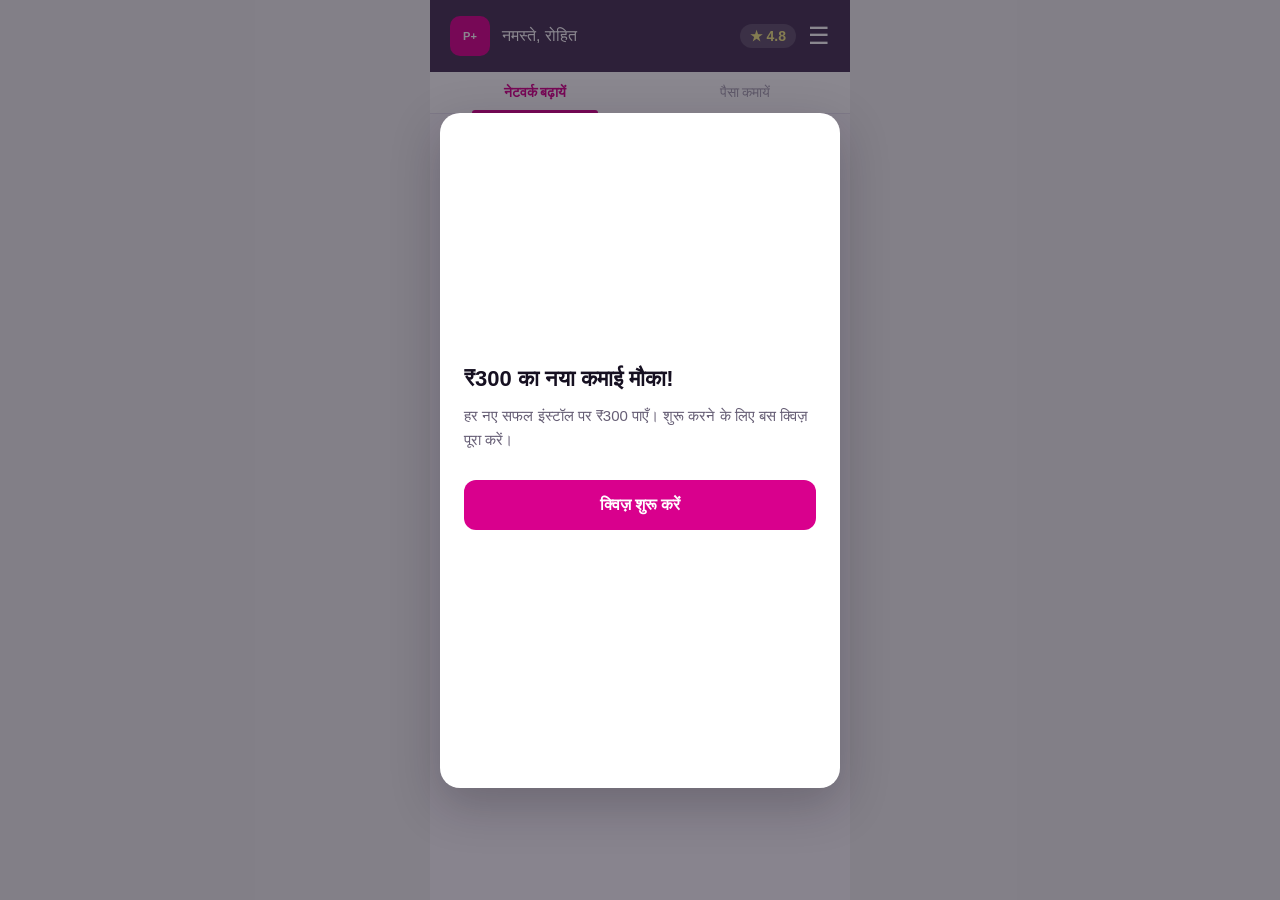
<file: index.html>
<!DOCTYPE html>
<html lang="hi">
<head>
  <meta charset="UTF-8">
  <meta name="viewport" content="width=device-width, initial-scale=1.0, maximum-scale=1.0, user-scalable=no">
  <title>Wiom Partner — PayG Quiz</title>
  <link rel="stylesheet" href="styles.css">
</head>
<body>

<div id="app">

  <!-- ======== Home Screen (always visible) ======== -->
  <div id="screen-home" class="screen active">
    <div class="home-header">
      <div class="home-header-left">
        <div class="partner-icon">P+</div>
        <div class="home-greeting">नमस्ते, रोहित</div>
      </div>
      <div class="home-header-right">
        <div class="rating-badge">&#9733; 4.8</div>
        <div class="menu-icon">&#9776;</div>
      </div>
    </div>

    <div class="home-tabs">
      <div class="home-tab active">नेटवर्क बढ़ायें</div>
      <div class="home-tab">पैसा कमायें</div>
    </div>

    <div class="home-content">
      <div class="booking-card">
        <div>
          <div class="booking-count">08</div>
          <div class="booking-avatars">
            <div class="avatar-dot"></div>
            <div class="avatar-dot"></div>
            <div class="avatar-dot"></div>
            <div class="avatar-dot"></div>
          </div>
          <div class="booking-label">कस्टमर प्रतीक्षा कर रहे हैं</div>
        </div>
        <div class="booking-arrow">&rarr;</div>
      </div>

      <div class="home-stat">
        <div class="home-stat-label">कुल एक्टिव कस्टमर</div>
        <div class="home-stat-value">276</div>
      </div>
    </div>
  </div>

  <!-- ======== Full-screen Modal (intro → quiz → success) ======== -->
  <div id="modal-overlay" class="modal-overlay">
    <div class="modal-sheet">

      <!-- Step: Intro -->
      <div id="step-intro" class="modal-step">
        <div class="modal-step-content intro-content">
          <div id="intro-title" class="popup-title">₹300 का नया कमाई मौका!</div>
          <div id="intro-body" class="popup-body">
            हर नए सफल इंस्टॉल पर ₹300 पाएँ। शुरू करने के लिए बस क्विज़ पूरा करें।
          </div>
          <button id="btn-start-quiz" class="btn-primary">क्विज़ शुरू करें</button>
        </div>
      </div>

      <!-- Step: Quiz -->
      <div id="step-quiz" class="modal-step" style="display:none;">
        <div class="quiz-progress-bar">
          <div id="progress-fill" class="quiz-progress-fill" style="width:10%"></div>
        </div>
        <div class="modal-step-content quiz-content">
          <div id="question-counter" class="quiz-counter">1/11</div>
          <div id="question-text" class="quiz-question"></div>
          <div id="options-container" class="quiz-options"></div>
          <div id="feedback-box" class="quiz-feedback"></div>
          <div id="action-box" class="quiz-action"></div>
        </div>
      </div>

      <!-- Step: Success -->
      <div id="step-success" class="modal-step" style="display:none;">
        <div class="modal-step-content success-content">
          <div class="success-badge">
            <div class="badge-inner">
              <span class="badge-icon">PayG</span>
              <span class="badge-label">Certified</span>
            </div>
          </div>

          <div id="success-title" class="success-title">बधाई हो!</div>
          <div id="success-subtitle" class="success-subtitle">
            आपने PayG सिस्टम की सभी बातें समझ ली हैं। अब आपको हर <strong>नए सफल इंस्टॉल</strong> पर मिलेंगे
          </div>
          <div id="success-payout" class="success-payout">&#8377;300 प्रति नया इंस्टॉल</div>
          <div id="success-note" class="success-note">
            ध्यान दें: पुराना नियम (churned कस्टमर पर ₹300) अब लागू नहीं है। यह पेआउट सिर्फ नए इंस्टॉल पर मिलेगा।
          </div>
          <button id="btn-close-modal" class="btn-primary">आगे बढ़ें</button>
        </div>
      </div>

    </div>
  </div>

  <!-- ======== Restart Toast ======== -->
  <div id="restart-toast" class="restart-toast">
    कोई बात नहीं! चलो फिर से शुरू करते हैं
  </div>

</div>

<script src="quiz-data.js?v=3"></script>
<script src="app.js?v=3"></script>
</body>
</html>
</file>
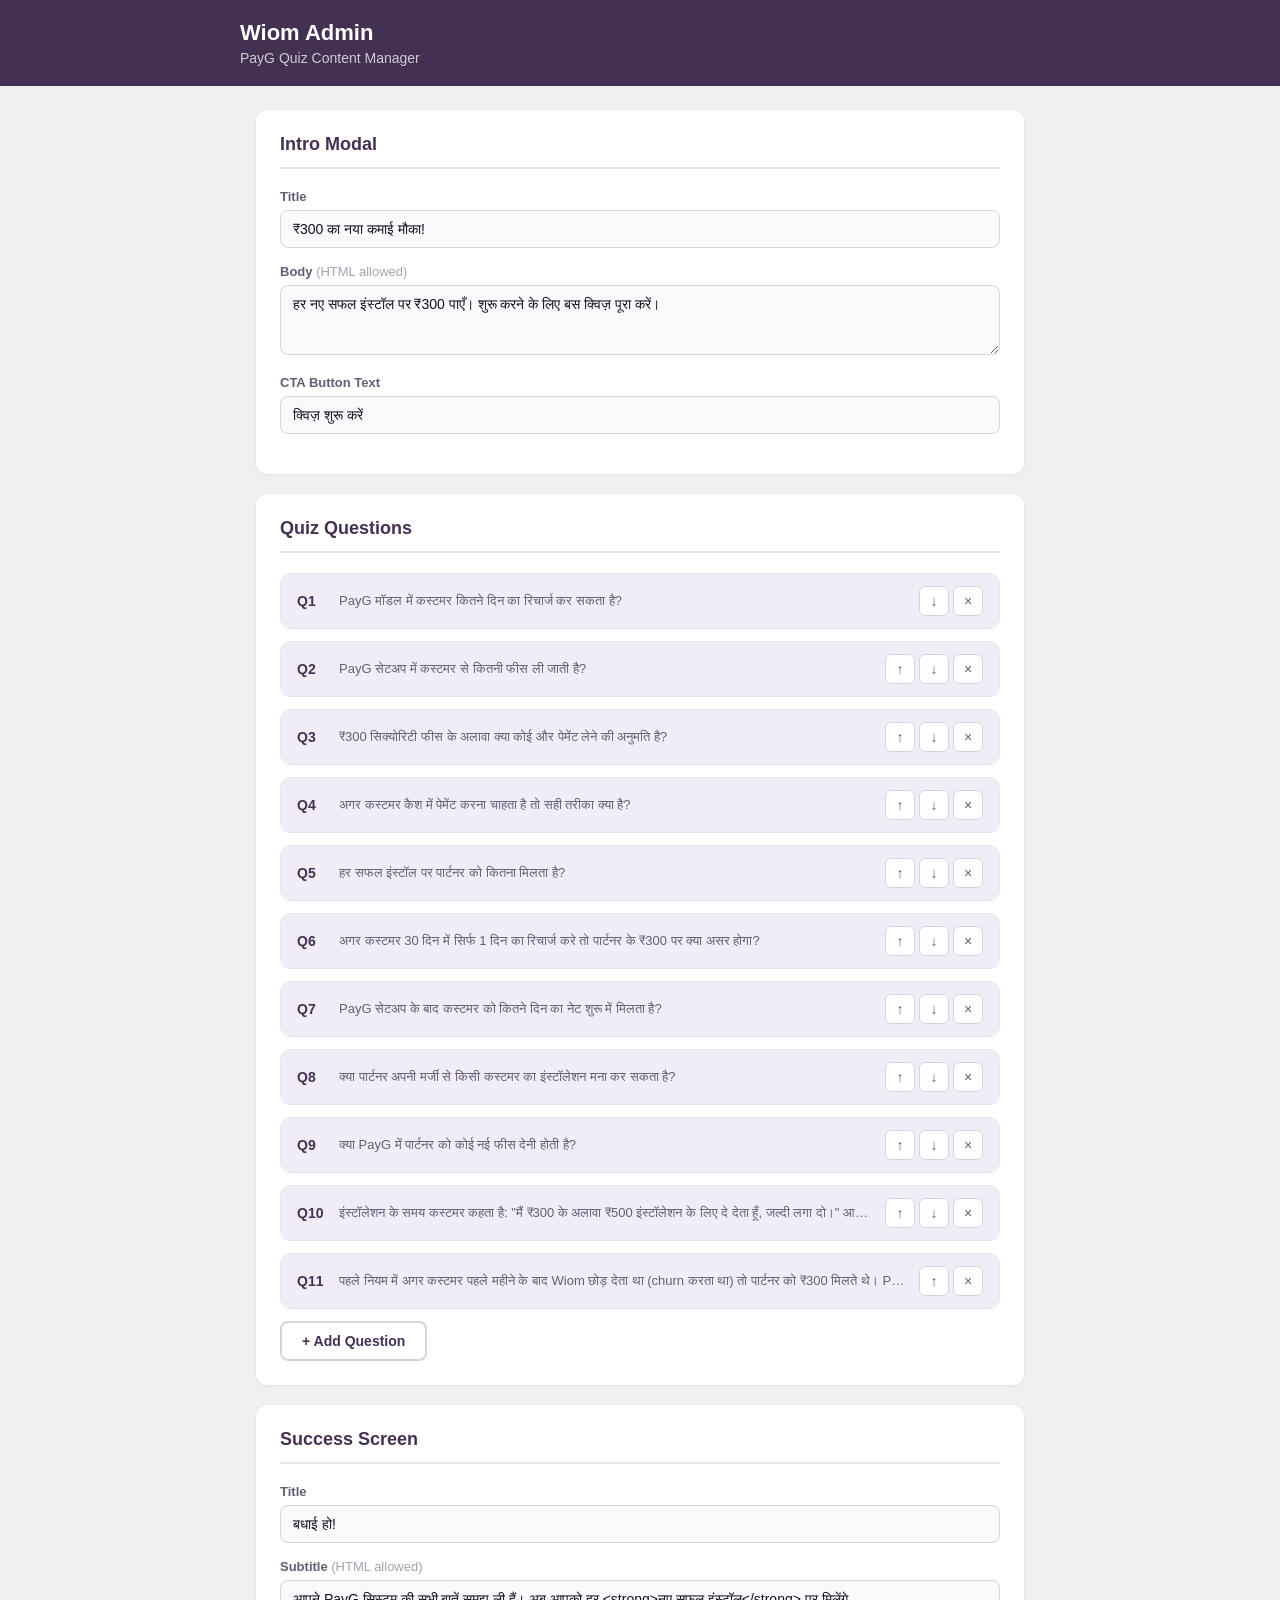
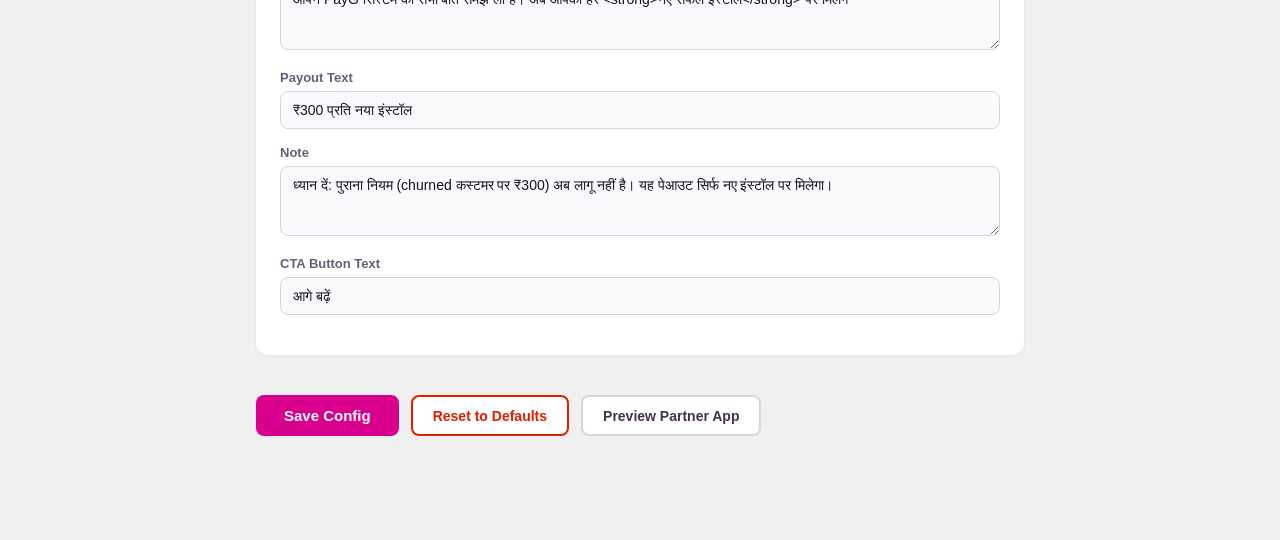
<file: admin.html>
<!DOCTYPE html>
<html lang="en">
<head>
  <meta charset="UTF-8">
  <meta name="viewport" content="width=device-width, initial-scale=1.0">
  <title>Wiom Admin — PayG Quiz Content Manager</title>
  <link rel="stylesheet" href="admin.css">
</head>
<body>

<header class="admin-header">
  <div class="header-inner">
    <div class="header-brand">Wiom Admin</div>
    <div class="header-subtitle">PayG Quiz Content Manager</div>
  </div>
</header>

<main class="admin-main">

  <!-- Intro Modal Editor -->
  <section class="editor-section">
    <h2 class="section-title">Intro Modal</h2>
    <div class="form-group">
      <label for="intro-title">Title</label>
      <input type="text" id="intro-title" class="form-input">
    </div>
    <div class="form-group">
      <label for="intro-body">Body <span class="hint">(HTML allowed)</span></label>
      <textarea id="intro-body" class="form-textarea" rows="3"></textarea>
    </div>
    <div class="form-group">
      <label for="intro-cta">CTA Button Text</label>
      <input type="text" id="intro-cta" class="form-input">
    </div>
  </section>

  <!-- Quiz Editor -->
  <section class="editor-section">
    <h2 class="section-title">Quiz Questions</h2>
    <div id="quiz-list"></div>
    <button id="btn-add-question" class="btn-secondary">+ Add Question</button>
  </section>

  <!-- Success Screen Editor -->
  <section class="editor-section">
    <h2 class="section-title">Success Screen</h2>
    <div class="form-group">
      <label for="success-title">Title</label>
      <input type="text" id="success-title" class="form-input">
    </div>
    <div class="form-group">
      <label for="success-subtitle">Subtitle <span class="hint">(HTML allowed)</span></label>
      <textarea id="success-subtitle" class="form-textarea" rows="3"></textarea>
    </div>
    <div class="form-group">
      <label for="success-payout">Payout Text</label>
      <input type="text" id="success-payout" class="form-input">
    </div>
    <div class="form-group">
      <label for="success-note">Note</label>
      <textarea id="success-note" class="form-textarea" rows="3"></textarea>
    </div>
    <div class="form-group">
      <label for="success-cta">CTA Button Text</label>
      <input type="text" id="success-cta" class="form-input">
    </div>
  </section>

  <!-- Actions -->
  <section class="actions-bar">
    <button id="btn-save" class="btn-primary">Save Config</button>
    <button id="btn-reset" class="btn-danger">Reset to Defaults</button>
    <button id="btn-preview" class="btn-secondary">Preview Partner App</button>
  </section>

  <div id="toast" class="admin-toast"></div>

</main>

<script src="quiz-data.js?v=2"></script>
<script src="admin.js?v=2"></script>
</body>
</html>
</file>
<file: styles.css>
/* === Wiom Design Tokens === */
:root {
  --brand-600: #D9008D;
  --brand-300: #FFB2E4;
  --brand-200: #FFCCED;
  --brand-100: #FFE5F6;
  --secondary: #443152;
  --positive-600: #008043;
  --positive-300: #A5E5C6;
  --positive-100: #E1FAED;
  --negative-600: #E01E00;
  --negative-300: #FFBDB3;
  --negative-100: #FFE9E5;
  --info-600: #6D17CE;
  --info-100: #F1E5FF;
  --neutral-900: #161021;
  --neutral-800: #352D42;
  --neutral-700: #665E75;
  --neutral-500: #A7A1B2;
  --neutral-300: #D7D3E0;
  --neutral-200: #E8E4F0;
  --neutral-100: #F1EDF7;
  --neutral-white: #FAF9FC;
}

* {
  margin: 0;
  padding: 0;
  box-sizing: border-box;
}

body {
  font-family: -apple-system, BlinkMacSystemFont, 'Segoe UI', Roboto, sans-serif;
  background: #f0f0f0;
  display: flex;
  justify-content: center;
  min-height: 100dvh;
  color: var(--neutral-900);
}

#app {
  width: 100%;
  max-width: 420px;
  background: var(--neutral-white);
  min-height: 100dvh;
  position: relative;
  overflow: hidden;
}

.screen {
  display: none;
  min-height: 100dvh;
}

.screen.active {
  display: flex;
  flex-direction: column;
}

/* === Home Screen === */
.home-header {
  background: var(--secondary);
  padding: 16px 20px;
  display: flex;
  align-items: center;
  justify-content: space-between;
}

.home-header-left {
  display: flex;
  align-items: center;
  gap: 12px;
}

.partner-icon {
  width: 40px;
  height: 40px;
  background: var(--brand-600);
  border-radius: 10px;
  display: flex;
  align-items: center;
  justify-content: center;
  color: white;
  font-size: 11px;
  font-weight: 600;
}

.home-greeting {
  color: white;
  font-size: 16px;
  font-weight: 500;
}

.home-header-right {
  display: flex;
  align-items: center;
  gap: 12px;
}

.rating-badge {
  background: rgba(255,255,255,0.15);
  border-radius: 20px;
  padding: 4px 10px;
  color: #F2E983;
  font-size: 14px;
  font-weight: 600;
  display: flex;
  align-items: center;
  gap: 4px;
}

.menu-icon {
  color: white;
  font-size: 24px;
  cursor: pointer;
}

.home-tabs {
  display: flex;
  background: white;
  border-bottom: 1px solid var(--neutral-200);
}

.home-tab {
  flex: 1;
  text-align: center;
  padding: 12px 0;
  font-size: 14px;
  color: var(--neutral-500);
  position: relative;
}

.home-tab.active {
  color: var(--brand-600);
  font-weight: 600;
}

.home-tab.active::after {
  content: '';
  position: absolute;
  bottom: 0;
  left: 20%;
  width: 60%;
  height: 3px;
  background: var(--brand-600);
  border-radius: 3px 3px 0 0;
}

.home-content {
  flex: 1;
  padding: 20px;
}

.booking-card {
  background: var(--brand-100);
  border: 2px solid var(--brand-300);
  border-radius: 16px;
  padding: 20px;
  display: flex;
  justify-content: space-between;
  align-items: center;
}

.booking-count {
  font-size: 48px;
  font-weight: 700;
  color: var(--neutral-900);
}

.booking-avatars {
  display: flex;
  margin: 8px 0;
}

.avatar-dot {
  width: 28px;
  height: 28px;
  border-radius: 50%;
  border: 2px solid white;
  margin-left: -8px;
}

.avatar-dot:first-child { margin-left: 0; background: var(--neutral-500); }
.avatar-dot:nth-child(2) { background: var(--brand-600); }
.avatar-dot:nth-child(3) { background: var(--info-600); }
.avatar-dot:nth-child(4) { background: var(--positive-600); }

.booking-label {
  font-size: 15px;
  font-weight: 600;
  color: var(--neutral-800);
  margin-top: 4px;
}

.booking-arrow {
  width: 48px;
  height: 48px;
  background: var(--brand-600);
  border-radius: 50%;
  display: flex;
  align-items: center;
  justify-content: center;
  color: white;
  font-size: 22px;
}

.home-stat {
  display: flex;
  justify-content: space-between;
  align-items: center;
  padding: 20px 0;
  border-top: 1px solid var(--neutral-200);
  margin-top: 20px;
}

.home-stat-label {
  font-size: 15px;
  color: var(--neutral-700);
}

.home-stat-value {
  font-size: 32px;
  font-weight: 700;
  color: var(--neutral-900);
}

/* === Modal Overlay === */
.modal-overlay {
  display: none;
  position: fixed;
  top: 0;
  left: 0;
  right: 0;
  bottom: 0;
  background: rgba(22, 16, 33, 0.5);
  z-index: 10;
  justify-content: center;
  align-items: center;
  padding: 24px 16px;
}

.modal-overlay.active {
  display: flex;
}

.modal-sheet {
  width: 100%;
  max-width: 400px;
  background: white;
  border-radius: 20px;
  min-height: 75dvh;
  max-height: 90dvh;
  display: flex;
  flex-direction: column;
  box-shadow: 0 16px 48px rgba(22, 16, 33, 0.25);
  opacity: 0;
  transform: scale(0.95);
  animation: modalIn 0.3s ease-out forwards;
}

@keyframes modalIn {
  to { opacity: 1; transform: scale(1); }
}

/* Modal steps */
.modal-step {
  display: flex;
  flex-direction: column;
  flex: 1;
  min-height: 0;
}

.modal-step-content {
  padding: 28px 24px 32px;
  overflow-y: auto;
  flex: 1;
}

/* === Intro step === */
.intro-content {
  display: flex;
  flex-direction: column;
  justify-content: center;
}

.popup-title {
  font-size: 22px;
  font-weight: 700;
  color: var(--neutral-900);
  margin-bottom: 12px;
}

.popup-body {
  font-size: 15px;
  color: var(--neutral-700);
  line-height: 1.6;
  margin-bottom: 28px;
}

.popup-body u {
  color: var(--brand-600);
  text-decoration-color: var(--brand-600);
}

.btn-primary {
  display: block;
  width: 100%;
  padding: 16px;
  background: var(--brand-600);
  color: white;
  border: none;
  border-radius: 12px;
  font-size: 16px;
  font-weight: 600;
  cursor: pointer;
  text-align: center;
  transition: opacity 0.2s;
  flex-shrink: 0;
}

.btn-primary:active {
  opacity: 0.85;
}

/* === Quiz step === */
.quiz-progress-bar {
  height: 4px;
  background: var(--neutral-200);
  flex-shrink: 0;
  overflow: hidden;
}

.quiz-progress-fill {
  height: 100%;
  background: var(--brand-600);
  transition: width 0.3s ease;
}

.quiz-content {
  display: flex;
  flex-direction: column;
}

.quiz-counter {
  font-size: 13px;
  color: var(--neutral-500);
  font-weight: 600;
  margin-bottom: 8px;
}

.quiz-question {
  font-size: 17px;
  font-weight: 600;
  color: var(--neutral-900);
  line-height: 1.5;
  margin-bottom: 20px;
}

.quiz-options {
  display: flex;
  flex-direction: column;
  gap: 10px;
}

.option-card {
  display: flex;
  align-items: flex-start;
  gap: 12px;
  padding: 14px;
  border: 2px solid var(--neutral-200);
  border-radius: 12px;
  cursor: pointer;
  transition: border-color 0.2s, background 0.2s;
  -webkit-tap-highlight-color: transparent;
}

.option-card:active:not(.disabled) {
  border-color: var(--brand-300);
}

.option-letter {
  width: 28px;
  height: 28px;
  border-radius: 50%;
  background: var(--neutral-100);
  display: flex;
  align-items: center;
  justify-content: center;
  font-size: 13px;
  font-weight: 700;
  color: var(--neutral-700);
  flex-shrink: 0;
}

.option-text {
  font-size: 14px;
  color: var(--neutral-800);
  line-height: 1.4;
  padding-top: 3px;
}

/* Option states */
.option-card.correct {
  border-color: var(--positive-600);
  background: var(--positive-100);
}

.option-card.correct .option-letter {
  background: var(--positive-600);
  color: white;
}

.option-card.wrong {
  border-color: var(--negative-600);
  background: var(--negative-100);
}

.option-card.wrong .option-letter {
  background: var(--negative-600);
  color: white;
}

.option-card.disabled {
  cursor: default;
  opacity: 0.6;
}

.option-card.correct.disabled,
.option-card.wrong.disabled {
  opacity: 1;
}

/* Feedback area */
.quiz-feedback {
  margin-top: 16px;
  padding: 14px;
  border-radius: 12px;
  font-size: 13px;
  line-height: 1.5;
  display: none;
}

.quiz-feedback.show {
  display: block;
}

.quiz-feedback.correct {
  background: var(--positive-100);
  color: var(--positive-600);
  border: 1px solid var(--positive-300);
}

.quiz-feedback.wrong {
  background: var(--negative-100);
  color: var(--negative-600);
  border: 1px solid var(--negative-300);
}

.quiz-feedback .feedback-icon {
  font-size: 15px;
  margin-right: 6px;
}

.quiz-action {
  margin-top: 16px;
  display: none;
}

.quiz-action.show {
  display: block;
}

.btn-next {
  display: block;
  width: 100%;
  padding: 14px;
  background: var(--positive-600);
  color: white;
  border: none;
  border-radius: 12px;
  font-size: 15px;
  font-weight: 600;
  cursor: pointer;
}

.btn-restart {
  display: block;
  width: 100%;
  padding: 14px;
  background: var(--brand-600);
  color: white;
  border: none;
  border-radius: 12px;
  font-size: 15px;
  font-weight: 600;
  cursor: pointer;
}

/* === Success step === */
.success-content {
  display: flex;
  flex-direction: column;
  align-items: center;
  text-align: center;
}

.success-badge {
  width: 100px;
  height: 100px;
  border-radius: 50%;
  background: linear-gradient(135deg, var(--info-600), #9B4DFF);
  display: flex;
  align-items: center;
  justify-content: center;
  margin-bottom: 24px;
  position: relative;
  box-shadow: 0 8px 32px rgba(109, 23, 206, 0.3);
}

.success-badge::after {
  content: '';
  position: absolute;
  inset: -8px;
  border-radius: 50%;
  border: 3px dashed var(--brand-300);
}

.badge-inner {
  text-align: center;
  color: white;
}

.badge-icon {
  font-size: 26px;
  display: block;
  margin-bottom: 2px;
}

.badge-label {
  font-size: 10px;
  font-weight: 700;
  letter-spacing: 0.5px;
  text-transform: uppercase;
}

.success-title {
  font-size: 22px;
  font-weight: 700;
  color: var(--neutral-900);
  margin-bottom: 10px;
}

.success-subtitle {
  font-size: 15px;
  color: var(--neutral-700);
  line-height: 1.6;
  margin-bottom: 12px;
  max-width: 300px;
}

.success-payout {
  display: inline-block;
  background: var(--positive-100);
  color: var(--positive-600);
  font-weight: 700;
  font-size: 20px;
  padding: 8px 24px;
  border-radius: 10px;
  margin: 12px 0 20px;
  border: 1px solid var(--positive-300);
}

.success-note {
  background: var(--neutral-100);
  border: 1px solid var(--neutral-300);
  border-radius: 10px;
  padding: 14px 18px;
  font-size: 13px;
  color: var(--neutral-700);
  line-height: 1.6;
  max-width: 320px;
  margin-bottom: 24px;
}

/* === Restart Toast === */
.restart-toast {
  position: fixed;
  top: 0;
  left: 50%;
  transform: translateX(-50%);
  width: 100%;
  max-width: 420px;
  background: var(--negative-100);
  border-bottom: 2px solid var(--negative-300);
  color: var(--negative-600);
  text-align: center;
  padding: 14px 20px;
  font-size: 14px;
  font-weight: 500;
  z-index: 20;
  display: none;
  animation: toastIn 0.3s ease;
}

.restart-toast.show {
  display: block;
}

@keyframes toastIn {
  from { transform: translateX(-50%) translateY(-100%); }
  to { transform: translateX(-50%) translateY(0); }
}
</file>
<file: admin.css>
:root {
  --brand-600: #D9008D;
  --brand-300: #FFB2E4;
  --brand-100: #FFE5F6;
  --secondary: #443152;
  --positive-600: #008043;
  --positive-100: #E1FAED;
  --negative-600: #E01E00;
  --negative-100: #FFE9E5;
  --neutral-900: #161021;
  --neutral-700: #665E75;
  --neutral-500: #A7A1B2;
  --neutral-300: #D7D3E0;
  --neutral-200: #E8E4F0;
  --neutral-100: #F1EDF7;
  --neutral-white: #FAF9FC;
}

* {
  margin: 0;
  padding: 0;
  box-sizing: border-box;
}

body {
  font-family: -apple-system, BlinkMacSystemFont, 'Segoe UI', Roboto, sans-serif;
  background: #f0f0f0;
  color: var(--neutral-900);
}

.admin-header {
  background: var(--secondary);
  color: white;
  padding: 20px 24px;
}

.header-inner {
  max-width: 800px;
  margin: 0 auto;
}

.header-brand {
  font-size: 22px;
  font-weight: 700;
}

.header-subtitle {
  font-size: 14px;
  opacity: 0.75;
  margin-top: 4px;
}

.admin-main {
  max-width: 800px;
  margin: 24px auto;
  padding: 0 16px 60px;
}

/* Sections */
.editor-section {
  background: white;
  border-radius: 12px;
  padding: 24px;
  margin-bottom: 20px;
  box-shadow: 0 1px 4px rgba(0,0,0,0.06);
}

.section-title {
  font-size: 18px;
  font-weight: 700;
  color: var(--secondary);
  margin-bottom: 20px;
  padding-bottom: 12px;
  border-bottom: 2px solid var(--neutral-200);
}

/* Form elements */
.form-group {
  margin-bottom: 16px;
}

.form-group label {
  display: block;
  font-size: 13px;
  font-weight: 600;
  color: var(--neutral-700);
  margin-bottom: 6px;
}

.hint {
  font-weight: 400;
  color: var(--neutral-500);
}

.form-input {
  width: 100%;
  padding: 10px 12px;
  border: 1px solid var(--neutral-300);
  border-radius: 8px;
  font-size: 14px;
  font-family: inherit;
  color: var(--neutral-900);
  background: var(--neutral-white);
  transition: border-color 0.2s;
}

.form-input:focus {
  outline: none;
  border-color: var(--brand-600);
}

.form-textarea {
  width: 100%;
  padding: 10px 12px;
  border: 1px solid var(--neutral-300);
  border-radius: 8px;
  font-size: 14px;
  font-family: inherit;
  color: var(--neutral-900);
  background: var(--neutral-white);
  resize: vertical;
  transition: border-color 0.2s;
}

.form-textarea:focus {
  outline: none;
  border-color: var(--brand-600);
}

.form-select {
  padding: 10px 12px;
  border: 1px solid var(--neutral-300);
  border-radius: 8px;
  font-size: 14px;
  font-family: inherit;
  color: var(--neutral-900);
  background: var(--neutral-white);
  cursor: pointer;
}

.form-select:focus {
  outline: none;
  border-color: var(--brand-600);
}

/* Question cards */
.question-card {
  border: 1px solid var(--neutral-200);
  border-radius: 10px;
  margin-bottom: 12px;
  overflow: hidden;
}

.question-card-header {
  display: flex;
  align-items: center;
  justify-content: space-between;
  padding: 12px 16px;
  background: var(--neutral-100);
  cursor: pointer;
  user-select: none;
}

.question-card-header:hover {
  background: var(--neutral-200);
}

.question-card-num {
  font-weight: 700;
  font-size: 14px;
  color: var(--secondary);
  min-width: 30px;
}

.question-card-preview {
  flex: 1;
  font-size: 13px;
  color: var(--neutral-700);
  white-space: nowrap;
  overflow: hidden;
  text-overflow: ellipsis;
  margin: 0 12px;
}

.question-card-actions {
  display: flex;
  gap: 4px;
}

.btn-icon {
  width: 30px;
  height: 30px;
  border: 1px solid var(--neutral-300);
  border-radius: 6px;
  background: white;
  cursor: pointer;
  font-size: 14px;
  display: flex;
  align-items: center;
  justify-content: center;
  color: var(--neutral-700);
  transition: background 0.15s;
}

.btn-icon:hover {
  background: var(--neutral-200);
}

.btn-icon.delete:hover {
  background: var(--negative-100);
  color: var(--negative-600);
  border-color: var(--negative-600);
}

.question-card-body {
  display: none;
  padding: 16px;
  border-top: 1px solid var(--neutral-200);
}

.question-card.open .question-card-body {
  display: block;
}

.options-grid {
  display: grid;
  grid-template-columns: 1fr 1fr;
  gap: 10px;
  margin-bottom: 12px;
}

.option-field label {
  display: block;
  font-size: 12px;
  font-weight: 600;
  color: var(--neutral-500);
  margin-bottom: 4px;
}

.correct-answer-row {
  display: flex;
  align-items: center;
  gap: 10px;
  margin-bottom: 12px;
}

.correct-answer-row label {
  font-size: 13px;
  font-weight: 600;
  color: var(--neutral-700);
  margin-bottom: 0;
}

/* Buttons */
.btn-primary {
  padding: 12px 28px;
  background: var(--brand-600);
  color: white;
  border: none;
  border-radius: 8px;
  font-size: 15px;
  font-weight: 600;
  cursor: pointer;
  transition: opacity 0.2s;
}

.btn-primary:hover {
  opacity: 0.9;
}

.btn-secondary {
  padding: 10px 20px;
  background: white;
  color: var(--secondary);
  border: 2px solid var(--neutral-300);
  border-radius: 8px;
  font-size: 14px;
  font-weight: 600;
  cursor: pointer;
  transition: border-color 0.2s;
}

.btn-secondary:hover {
  border-color: var(--secondary);
}

.btn-danger {
  padding: 10px 20px;
  background: white;
  color: var(--negative-600);
  border: 2px solid var(--negative-600);
  border-radius: 8px;
  font-size: 14px;
  font-weight: 600;
  cursor: pointer;
  transition: background 0.2s;
}

.btn-danger:hover {
  background: var(--negative-100);
}

/* Actions bar */
.actions-bar {
  display: flex;
  gap: 12px;
  flex-wrap: wrap;
  padding: 20px 0;
}

/* Toast */
.admin-toast {
  position: fixed;
  bottom: 24px;
  left: 50%;
  transform: translateX(-50%) translateY(80px);
  background: var(--secondary);
  color: white;
  padding: 12px 28px;
  border-radius: 8px;
  font-size: 14px;
  font-weight: 500;
  opacity: 0;
  transition: transform 0.3s ease, opacity 0.3s ease;
  pointer-events: none;
  z-index: 100;
}

.admin-toast.show {
  opacity: 1;
  transform: translateX(-50%) translateY(0);
}
</file>
